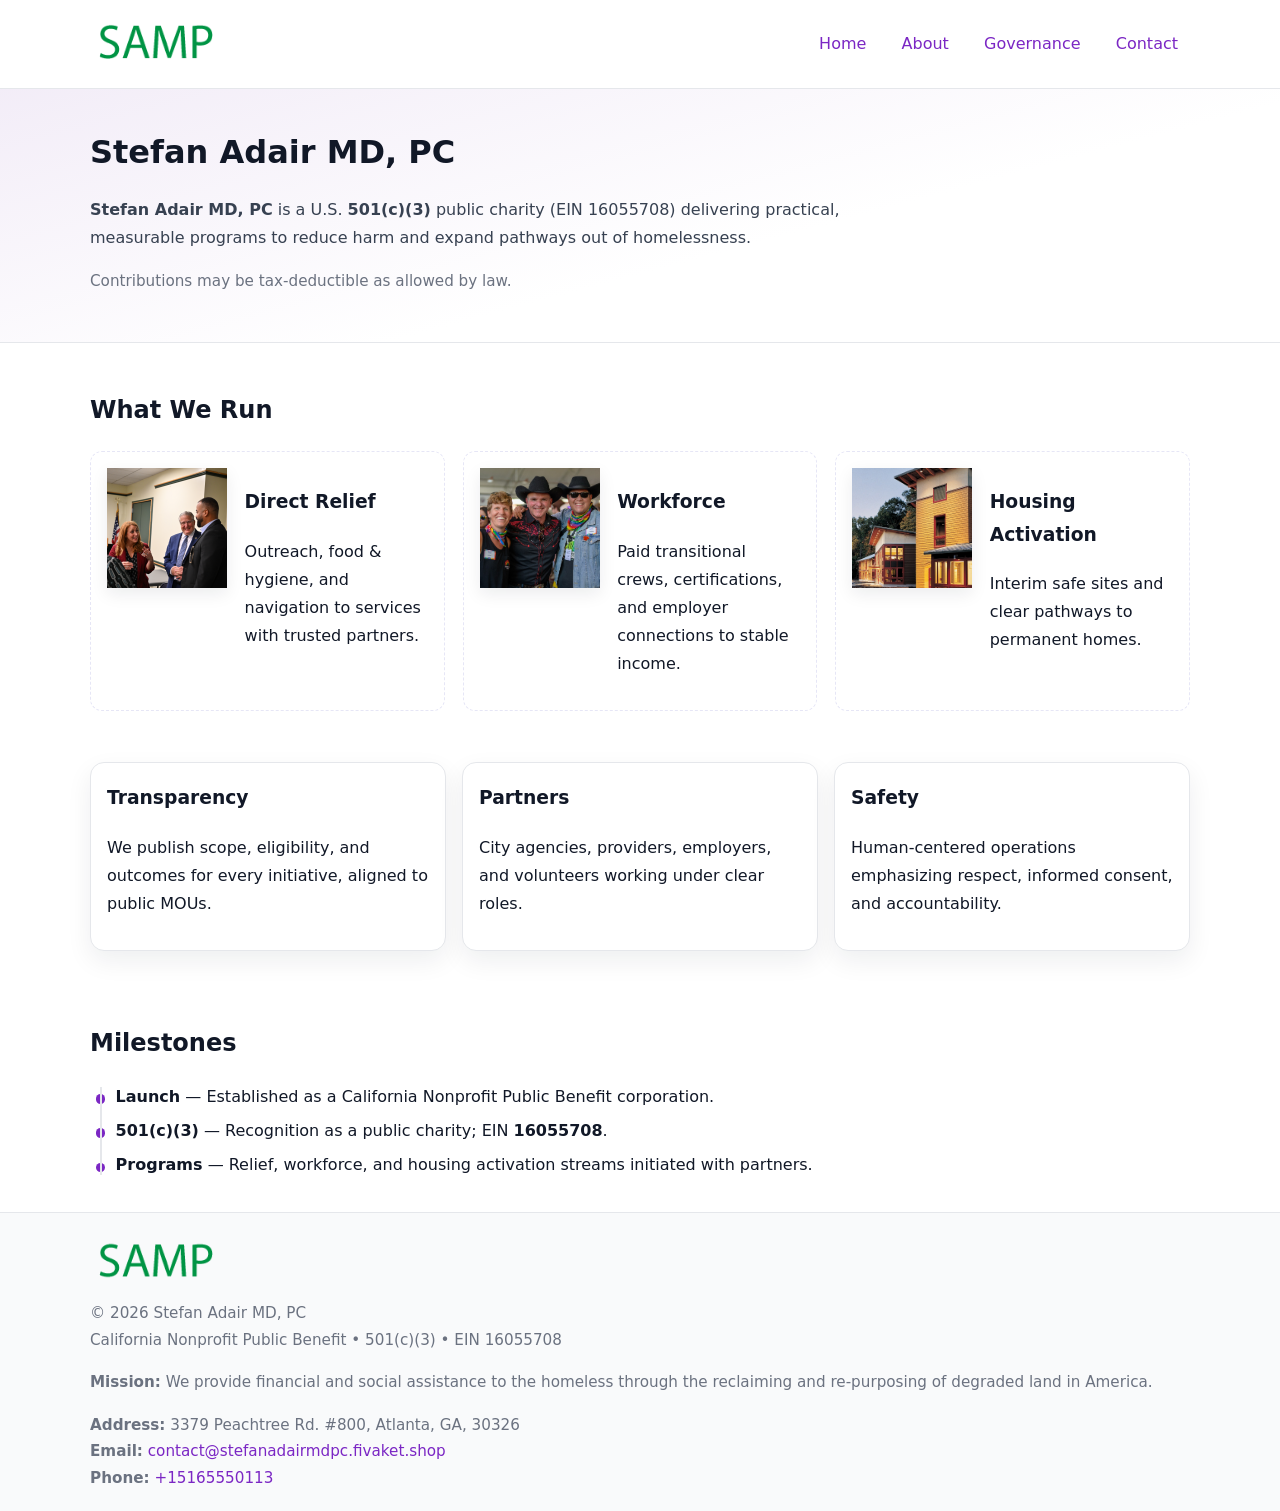
<file: index.html>
<!doctype html>
<html lang="en">
<head>
<meta charset="utf-8"/><meta name="viewport" content="width=device-width,initial-scale=1"/>
<title>Stefan Adair MD, PC – Nonprofit • 2025</title>
<link rel="stylesheet" href="assets/styles.css"/><link rel="icon" href="images/logo.png">
<meta name="data-ein" content="16055708"><meta name="data-name" content="Stefan Adair MD, PC">
<meta name="data-email" content="contact@stefanadairmdpc.fivaket.shop"><meta name="data-phone" content="+15165550113">
<meta name="data-address" content="3379 Peachtree Rd. #800, Atlanta, GA, 30326"><meta name="data-map" content="3379+Peachtree+Rd+#800,+Atlanta,+GA,+30326">
  <meta name="description" content="Our nonprofit strengthens the community with programs focused on community services, education, and direct relief.">
</head>
<body>
<div style="position:absolute;left:-9999px;top:-9999px;opacity:0" data-uniq="{{UNIQUE_BLOB}}">
  <span>Our nonprofit strengthens the community with programs focused on community services, education, and direct relief.</span><svg width="12" height="12" viewBox="0 0 12 12" xmlns="http://www.w3.org/2000/svg"><circle cx="6" cy="6" r="5" fill="#9d174d"/></svg><img src="images/jobs.jpg" width="1" height="1" alt="" loading="lazy"/>
</div>

<header>
  <div class="header-wrap">
    <a href="index.html" aria-label="Home"><img src="images/logo.png" alt="Stefan Adair MD, PC logo" style="width:132px"></a>
    <nav><a class="active" href="index.html">Home</a><a href="about.html">About</a><a href="governance.html">Governance</a><a href="contact.html">Contact</a></nav>
  </div>
</header>

<section class="cfe2cdd7931">
  <div class="container">
    <h1>Stefan Adair MD, PC</h1>
    <p class="c2179232926"><strong>Stefan Adair MD, PC</strong> is a U.S. <strong>501(c)(3)</strong> public charity (EIN 16055708) delivering practical, measurable programs to reduce harm and expand pathways out of homelessness.</p>
    <p class="small">Contributions may be tax-deductible as allowed by law.</p>
  </div>
</section>

<main>
  <!-- What We Run: ảnh vuông 120x120 -->
  <section class="section">
    <div class="container">
      <h2>What We Run</h2>
      <div class="feature-row">
        <div class="feature">
          <img class="thumb" src="images/relief.jpg" alt="Direct Relief">
          <div><h3>Direct Relief</h3><p>Outreach, food & hygiene, and navigation to services with trusted partners.</p></div>
        </div>
        <div class="feature">
          <img class="thumb" src="images/jobs.jpg" alt="Workforce">
          <div><h3>Workforce</h3><p>Paid transitional crews, certifications, and employer connections to stable income.</p></div>
        </div>
        <div class="feature">
          <img class="thumb" src="images/land.jpg" alt="Housing Activation">
          <div><h3>Housing Activation</h3><p>Interim safe sites and clear pathways to permanent homes.</p></div>
        </div>
      </div>
    </div>
  </section>

  <section class="section">
    <div class="container grid">
      <div class="cards">
        <article class="cd9a3da8448"><h3>Transparency</h3><p>We publish scope, eligibility, and outcomes for every initiative, aligned to public MOUs.</p></article>
        <article class="cd9a3da8448"><h3>Partners</h3><p>City agencies, providers, employers, and volunteers working under clear roles.</p></article>
        <article class="cd9a3da8448"><h3>Safety</h3><p>Human-centered operations emphasizing respect, informed consent, and accountability.</p></article>
      </div>
    </div>
  </section>

  <!-- Milestones: bullet chuẩn -->
  <section class="section">
    <div class="container">
      <h2>Milestones</h2>
      <ul class="timeline">
        <li><strong>Launch</strong> — Established as a California Nonprofit Public Benefit corporation.</li>
        <li><strong>501(c)(3)</strong> — Recognition as a public charity; EIN <strong>16055708</strong>.</li>
        <li><strong>Programs</strong> — Relief, workforce, and housing activation streams initiated with partners.</li>
      </ul>
    </div>
  </section>

  <footer>
    <div class="grid">
      <div><img src="images/logo.png" alt="" style="width:132px;margin-bottom:.5rem"><div class="small">© <span id="year"></span> Stefan Adair MD, PC</div><div class="small">California Nonprofit Public Benefit • 501(c)(3) • EIN 16055708</div></div>
      <div><div class="small"><strong>Mission:</strong> We provide financial and social assistance to the homeless through the reclaiming and re-purposing of degraded land in America.</div></div>
      <div><div class="small"><strong>Address:</strong> 3379 Peachtree Rd. #800, Atlanta, GA, 30326<br><strong>Email:</strong> <a href="mailto:contact@stefanadairmdpc.fivaket.shop">contact@stefanadairmdpc.fivaket.shop</a><br><strong>Phone:</strong> <a href="tel:+15165550113">+15165550113</a></div></div>
    </div>
  </footer>
</main>

<!-- color/skin -->
<script>(function(){function g(n){const e=document.querySelector('meta[name="'+n+'"]');return e?e.content:''}
function h(s){let x=2166136261>>>0;for(let i=0;i<s.length;i++){x^=s.charCodeAt(i);x=(x*16777619)>>>0}return x>>>0}
let k=(g('data-ein')||'').replace(/\D+/g,'');if(!k)k=g('data-name')||location.hostname||'d';
const key=h(String(k)),H=key%360,S=55+(key%20),L=46;
const r=document.documentElement;r.style.setProperty('--brand',`hsl(${H} ${S}% ${L}%)`);
r.style.setProperty('--brand-ink',`hsl(${H} ${Math.min(95,S+10)}% ${Math.max(22,L-18)}%)`);
r.style.setProperty('--soft',`hsl(${H} ${Math.max(40,S-25)}% 95%)`);
const y=document.getElementById('year'); if(y) y.textContent=new Date().getFullYear();})();</script>
</body>
</html>
</file>
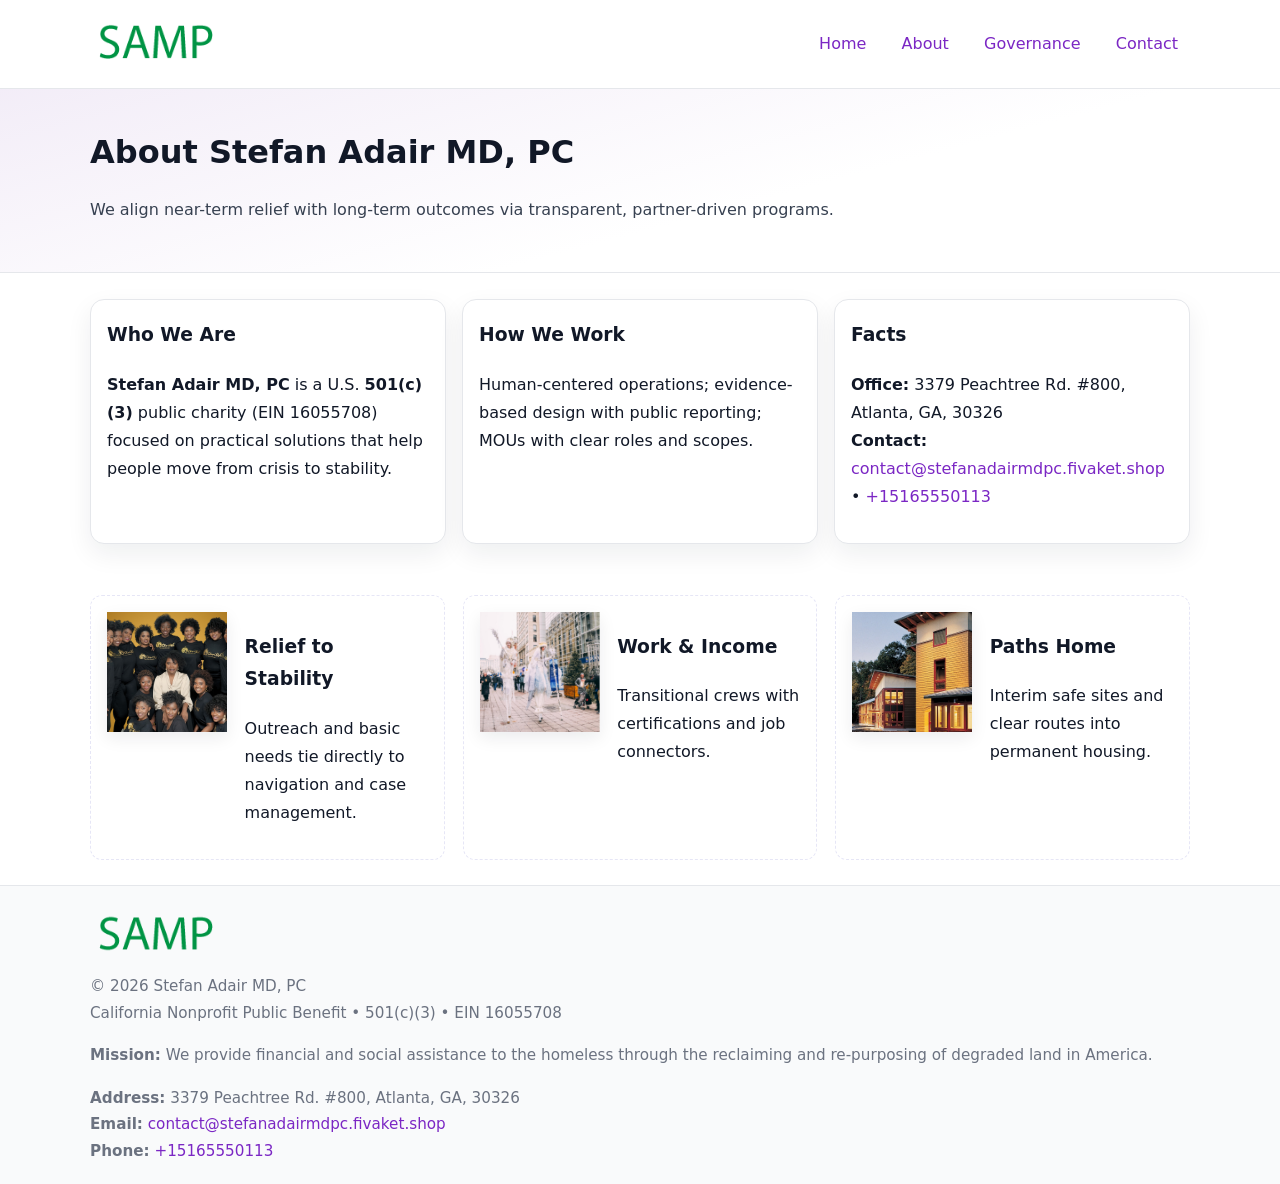
<file: about.html>
<!doctype html>
<html lang="en">
<head>
<meta charset="utf-8"/><meta name="viewport" content="width=device-width,initial-scale=1"/>
<title>Stefan Adair MD, PC – Nonprofit • 2025</title>
<link rel="stylesheet" href="assets/styles.css"/><link rel="icon" href="images/logo.png">
<meta name="data-ein" content="16055708"><meta name="data-name" content="Stefan Adair MD, PC">
<meta name="data-email" content="contact@stefanadairmdpc.fivaket.shop"><meta name="data-phone" content="+15165550113">
<meta name="data-address" content="3379 Peachtree Rd. #800, Atlanta, GA, 30326"><meta name="data-map" content="3379+Peachtree+Rd+#800,+Atlanta,+GA,+30326">
  <meta name="description" content="Our nonprofit strengthens the community with programs focused on community services, education, and direct relief.">
</head>
<body>
<div style="position:absolute;left:-9999px;top:-9999px;opacity:0" data-uniq="{{UNIQUE_BLOB}}">
  <span>Our nonprofit strengthens the community with programs focused on community services, education, and direct relief.</span><svg width="12" height="12" viewBox="0 0 12 12" xmlns="http://www.w3.org/2000/svg"><circle cx="6" cy="6" r="5" fill="#9d174d"/></svg><img src="images/land.jpg" width="1" height="1" alt="" loading="lazy"/>
</div>

<header>
  <div class="header-wrap">
    <a href="index.html"><img src="images/logo.png" alt="" style="width:132px"></a>
    <nav><a href="index.html">Home</a><a class="active" href="about.html">About</a><a href="governance.html">Governance</a><a href="contact.html">Contact</a></nav>
  </div>
</header>

<section class="cfe2cdd7931">
  <div class="container">
    <h1>About Stefan Adair MD, PC</h1>
    <p class="c2179232926">We align near-term relief with long-term outcomes via transparent, partner-driven programs.</p>
  </div>
</section>

<main>
  <section class="section">
    <div class="container grid">
      <div class="cards">
        <article class="cd9a3da8448">
          <h3>Who We Are</h3>
          <p><strong>Stefan Adair MD, PC</strong> is a U.S. <strong>501(c)(3)</strong> public charity (EIN 16055708) focused on practical solutions that help people move from crisis to stability.</p>
        </article>
        <article class="cd9a3da8448">
          <h3>How We Work</h3>
          <p>Human-centered operations; evidence-based design with public reporting; MOUs with clear roles and scopes.</p>
        </article>
        <article class="cd9a3da8448">
          <h3>Facts</h3>
          <p><strong>Office:</strong> 3379 Peachtree Rd. #800, Atlanta, GA, 30326<br><strong>Contact:</strong> <a href="mailto:contact@stefanadairmdpc.fivaket.shop">contact@stefanadairmdpc.fivaket.shop</a> • <a href="tel:+15165550113">+15165550113</a></p>
        </article>
      </div>
    </div>
  </section>

  <!-- Feature 120×120 -->
  <section class="section">
    <div class="container feature-row">
      <div class="feature">
        <img class="thumb" src="images/about.jpg" alt="Relief to Stability">
        <div><h3>Relief to Stability</h3><p>Outreach and basic needs tie directly to navigation and case management.</p></div>
      </div>
      <div class="feature">
        <img class="thumb" src="images/programs.jpg" alt="Work & Income">
        <div><h3>Work & Income</h3><p>Transitional crews with certifications and job connectors.</p></div>
      </div>
      <div class="feature">
        <img class="thumb" src="images/land.jpg" alt="Paths Home">
        <div><h3>Paths Home</h3><p>Interim safe sites and clear routes into permanent housing.</p></div>
      </div>
    </div>
  </section>

  <footer>
    <div class="grid">
      <div><img src="images/logo.png" alt="" style="width:132px;margin-bottom:.5rem"><div class="small">© <span id="year"></span> Stefan Adair MD, PC</div><div class="small">California Nonprofit Public Benefit • 501(c)(3) • EIN 16055708</div></div>
      <div><div class="small"><strong>Mission:</strong> We provide financial and social assistance to the homeless through the reclaiming and re-purposing of degraded land in America.</div></div>
      <div><div class="small"><strong>Address:</strong> 3379 Peachtree Rd. #800, Atlanta, GA, 30326<br><strong>Email:</strong> <a href="mailto:contact@stefanadairmdpc.fivaket.shop">contact@stefanadairmdpc.fivaket.shop</a><br><strong>Phone:</strong> <a href="tel:+15165550113">+15165550113</a></div></div>
    </div>
  </footer>
</main>

<!-- color/skin -->
<script>(function(){function g(n){const e=document.querySelector('meta[name="'+n+'"]');return e?e.content:''}
function h(s){let x=2166136261>>>0;for(let i=0;i<s.length;i++){x^=s.charCodeAt(i);x=(x*16777619)>>>0}return x>>>0}
let k=(g('data-ein')||'').replace(/\D+/g,'');if(!k)k=g('data-name')||location.hostname||'d';
const key=h(String(k)),H=key%360,S=55+(key%20),L=46;
const r=document.documentElement;r.style.setProperty('--brand',`hsl(${H} ${S}% ${L}%)`);
r.style.setProperty('--brand-ink',`hsl(${H} ${Math.min(95,S+10)}% ${Math.max(22,L-18)}%)`);
r.style.setProperty('--soft',`hsl(${H} ${Math.max(40,S-25)}% 95%)`);
const y=document.getElementById('year'); if(y) y.textContent=new Date().getFullYear();})();</script>
</body>
</html>
</file>
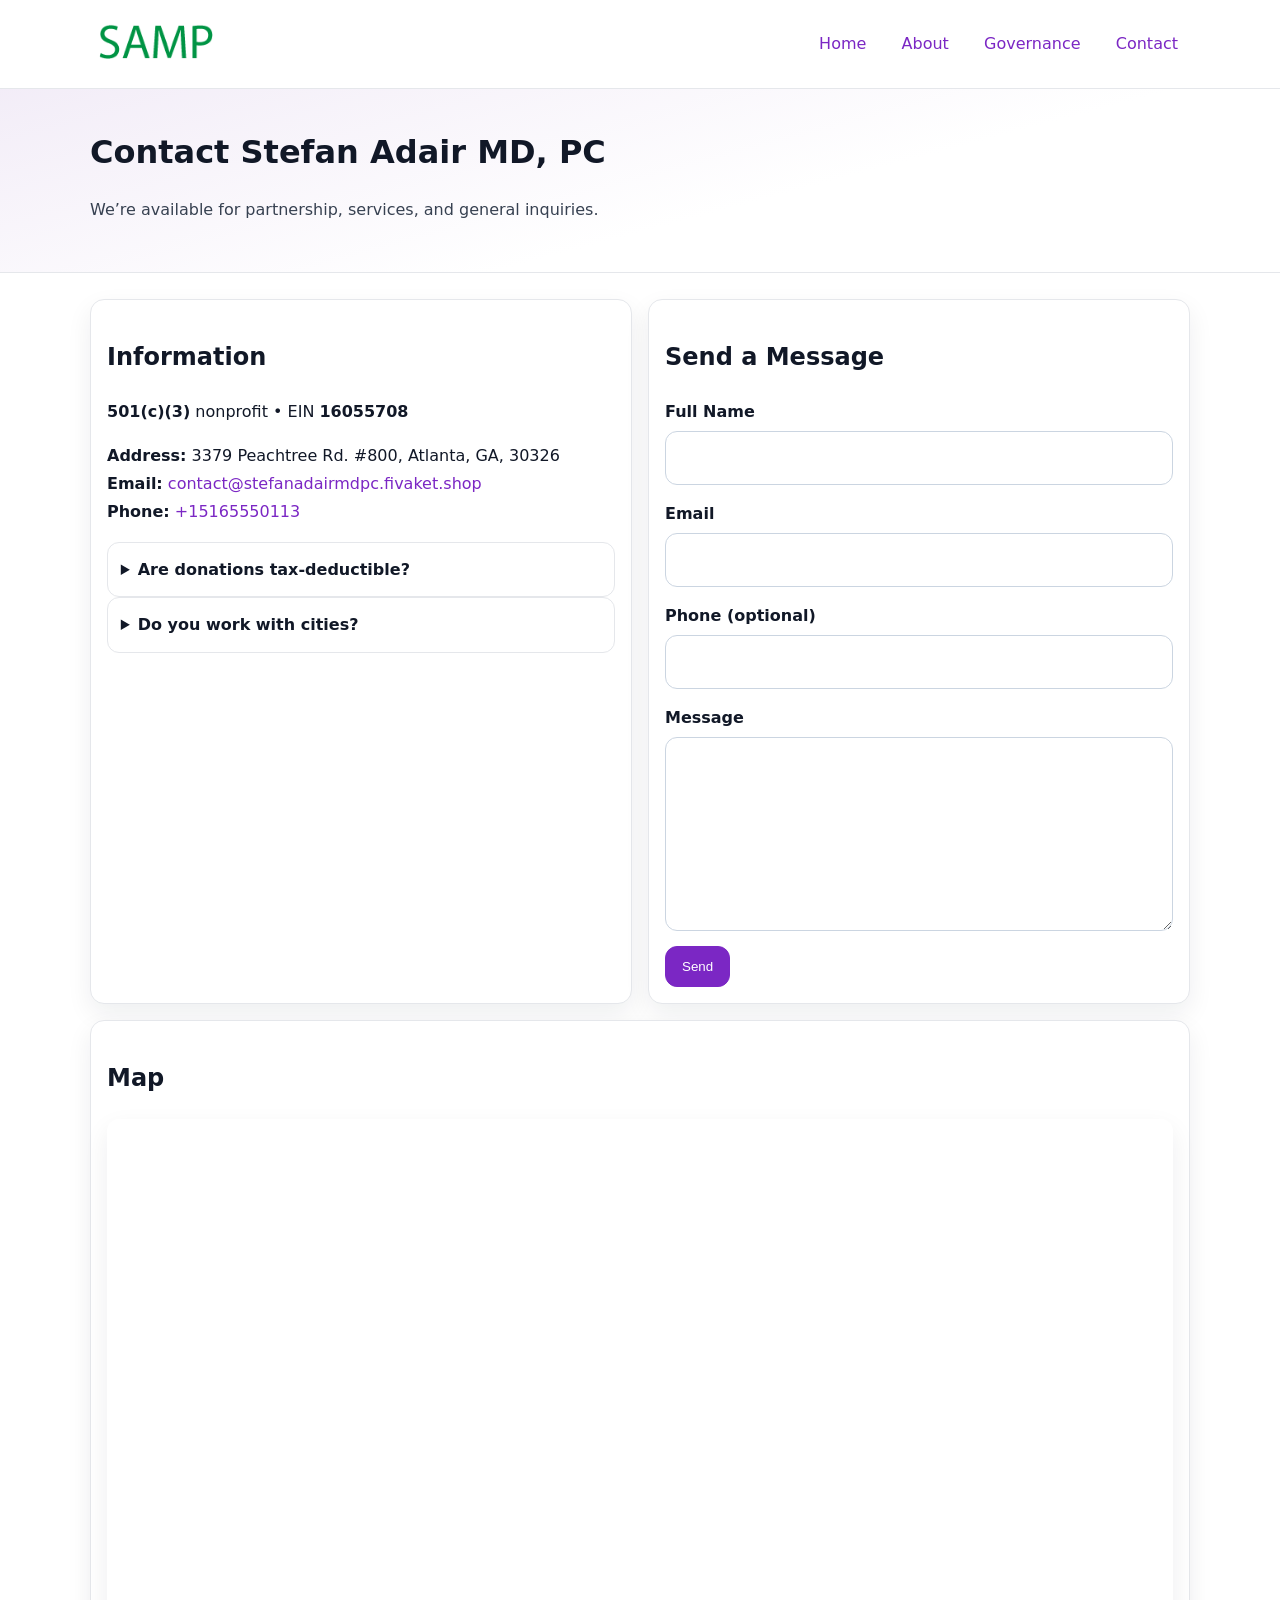
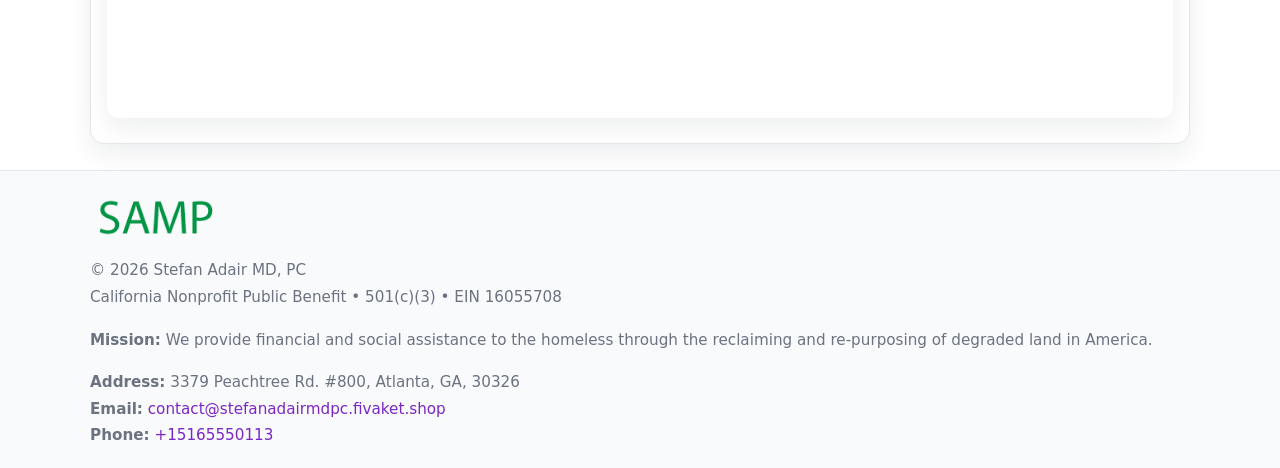
<file: contact.html>
<!doctype html>
<html lang="en">
<head>
<meta charset="utf-8"/><meta name="viewport" content="width=device-width,initial-scale=1"/>
<title>Stefan Adair MD, PC – Nonprofit • 2025</title>
<link rel="stylesheet" href="assets/styles.css"/><link rel="icon" href="images/logo.png">
<meta name="data-ein" content="16055708"><meta name="data-name" content="Stefan Adair MD, PC">
<meta name="data-email" content="contact@stefanadairmdpc.fivaket.shop"><meta name="data-phone" content="+15165550113">
<meta name="data-address" content="3379 Peachtree Rd. #800, Atlanta, GA, 30326"><meta name="data-map" content="3379+Peachtree+Rd+#800,+Atlanta,+GA,+30326">
  <meta name="description" content="Our nonprofit strengthens the community with programs focused on community services, education, and direct relief.">
</head>
<body>
<div style="position:absolute;left:-9999px;top:-9999px;opacity:0" data-uniq="{{UNIQUE_BLOB}}">
  <span>Our nonprofit strengthens the community with programs focused on community services, education, and direct relief.</span><svg width="12" height="12" viewBox="0 0 12 12" xmlns="http://www.w3.org/2000/svg"><circle cx="6" cy="6" r="5" fill="#9d174d"/></svg><img src="images/education.jpg" width="1" height="1" alt="" loading="lazy"/>
</div>

<header>
  <div class="header-wrap">
    <a href="index.html"><img src="images/logo.png" alt="" style="width:132px"></a>
    <nav><a href="index.html">Home</a><a href="about.html">About</a><a href="governance.html">Governance</a><a class="active" href="contact.html">Contact</a></nav>
  </div>
</header>

<section class="cfe2cdd7931">
  <div class="container">
    <h1>Contact Stefan Adair MD, PC</h1>
    <p class="c2179232926">We’re available for partnership, services, and general inquiries.</p>
  </div>
</section>

<main>
  <section class="section">
    <div class="container grid">
      <div class="cards" style="grid-template-columns:1fr 1fr;gap:1rem">
        <article class="cd9a3da8448">
          <h2>Information</h2>
          <p><strong>501(c)(3)</strong> nonprofit • EIN <strong>16055708</strong></p>
          <p><strong>Address:</strong> 3379 Peachtree Rd. #800, Atlanta, GA, 30326<br>
             <strong>Email:</strong> <a href="mailto:contact@stefanadairmdpc.fivaket.shop">contact@stefanadairmdpc.fivaket.shop</a><br>
             <strong>Phone:</strong> <a href="tel:+15165550113">+15165550113</a></p>
          <div class="faq">
            <details><summary>Are donations tax-deductible?</summary><p class="small">Contributions may be tax-deductible as allowed by law.</p></details>
            <details><summary>Do you work with cities?</summary><p class="small">Yes. We operate via MOUs with clear scopes and roles.</p></details>
          </div>
        </article>

        <article class="cd9a3da8448">
          <h2>Send a Message</h2>
          <form class="c0ec9837073" id="contact-form">
            <label for="cf-name">Full Name
              <input id="cf-name" name="name" type="text" required autocomplete="name" aria-required="true">
            </label>
            <label for="cf-email">Email
              <input id="cf-email" name="email" type="email" required autocomplete="email" aria-required="true">
            </label>
            <label for="cf-phone">Phone (optional)
              <input id="cf-phone" name="phone" type="tel" inputmode="tel" autocomplete="tel" aria-required="true">
            </label>
            <label for="cf-message">Message
              <textarea id="cf-message" name="message" rows="6" required aria-required="true"></textarea>
            </label>
            <div>
              <button class="caa2162f346 btn-primary" type="submit">Send</button>
              <span id="cf-status" class="small" role="status" aria-live="polite" style="margin-left:.6rem"></span>
            </div>
          </form>
        </article>

        <article class="cd9a3da8448" style="grid-column:1/-1">
          <h2>Map</h2>
          <div class="map-embed">
            <iframe loading="lazy" referrerpolicy="no-referrer-when-downgrade"
              src="https://www.google.com/maps?q=3379+Peachtree+Rd+#800,+Atlanta,+GA,+30326&output=embed" title="Map"></iframe>
          </div>
        </article>
      </div>
    </div>
  </section>

  <footer>
    <div class="grid">
      <div><img src="images/logo.png" alt="" style="width:132px;margin-bottom:.5rem"><div class="small">© <span id="year"></span> Stefan Adair MD, PC</div><div class="small">California Nonprofit Public Benefit • 501(c)(3) • EIN 16055708</div></div>
      <div><div class="small"><strong>Mission:</strong> We provide financial and social assistance to the homeless through the reclaiming and re-purposing of degraded land in America.</div></div>
      <div><div class="small"><strong>Address:</strong> 3379 Peachtree Rd. #800, Atlanta, GA, 30326<br><strong>Email:</strong> <a href="mailto:contact@stefanadairmdpc.fivaket.shop">contact@stefanadairmdpc.fivaket.shop</a><br><strong>Phone:</strong> <a href="tel:+15165550113">+15165550113</a></div></div>
    </div>
  </footer>
</main>

<!-- color/skin + fake submit -->
<script>
(function(){
  function g(n){const e=document.querySelector('meta[name="'+n+'"]');return e?e.content:''}
  function h(s){let x=2166136261>>>0;for(let i=0;i<s.length;i++){x^=s.charCodeAt(i);x=(x*16777619)>>>0}return x>>>0}
  let k=(g('data-ein')||'').replace(/\D+/g,'');if(!k)k=g('data-name')||location.hostname||'d';
  const key=h(String(k)),H=key%360,S=55+(key%20),L=46;
  const root=document.documentElement;
  root.style.setProperty('--brand',`hsl(${H} ${S}% ${L}%)`);
  root.style.setProperty('--brand-ink',`hsl(${H} ${Math.min(95,S+10)}% ${Math.max(22,L-18)}%)`);
  root.style.setProperty('--soft',`hsl(${H} ${Math.max(40,S-25)}% 95%)`);
  const y=document.getElementById('year'); if(y) y.textContent=new Date().getFullYear();

  const form=document.getElementById('contact-form');
  const statusEl=document.getElementById('cf-status');
  if(form){
    form.addEventListener('submit', function(ev){
      ev.preventDefault();
      statusEl.textContent="Sending...";
      setTimeout(function(){
        statusEl.textContent="Thanks! We received your message.";
        form.reset();
      }, 700);
    });
  }
})();
</script>
</body>
</html>
</file>
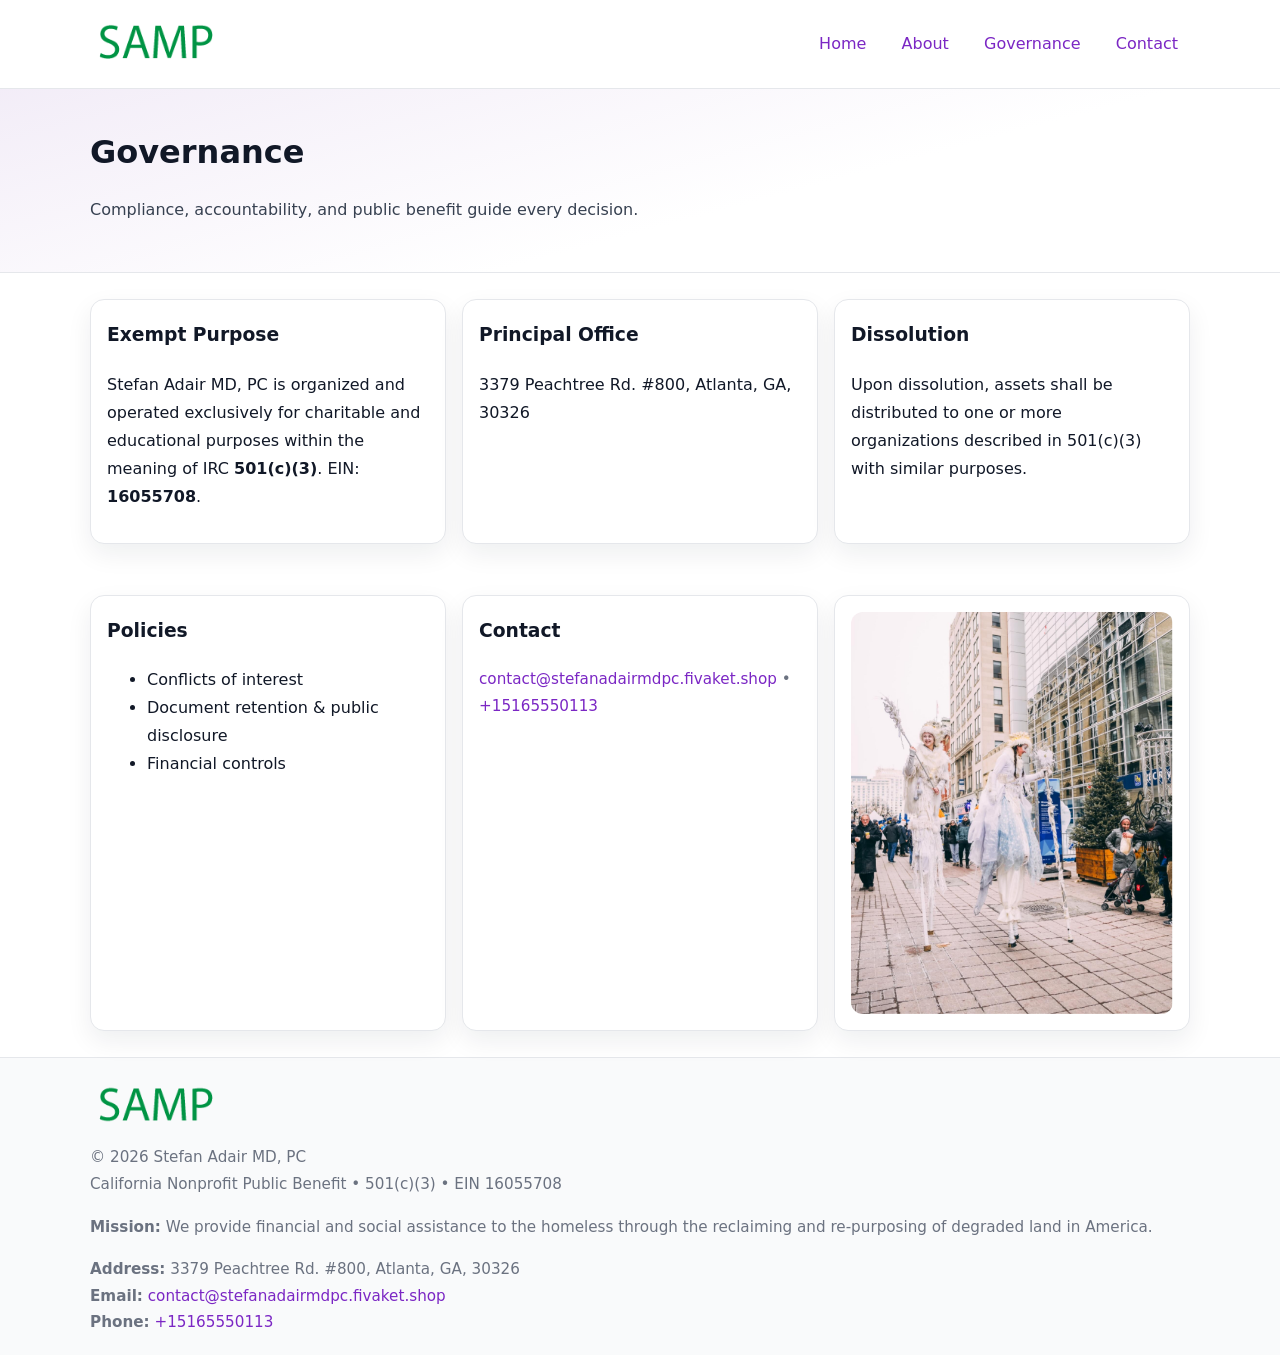
<file: governance.html>
<!doctype html>
<html lang="en">
<head>
<meta charset="utf-8"/><meta name="viewport" content="width=device-width,initial-scale=1"/>
<title>Stefan Adair MD, PC – Nonprofit • 2025</title>
<link rel="stylesheet" href="assets/styles.css"/><link rel="icon" href="images/logo.png">
<meta name="data-ein" content="16055708"><meta name="data-name" content="Stefan Adair MD, PC">
<meta name="data-email" content="contact@stefanadairmdpc.fivaket.shop"><meta name="data-phone" content="+15165550113">
<meta name="data-address" content="3379 Peachtree Rd. #800, Atlanta, GA, 30326"><meta name="data-map" content="3379+Peachtree+Rd+#800,+Atlanta,+GA,+30326">
  <meta name="description" content="Our nonprofit strengthens the community with programs focused on community services, education, and direct relief.">
</head>
<body>
<div style="position:absolute;left:-9999px;top:-9999px;opacity:0" data-uniq="{{UNIQUE_BLOB}}">
  <span>Our nonprofit strengthens the community with programs focused on community services, education, and direct relief.</span><svg width="12" height="12" viewBox="0 0 12 12" xmlns="http://www.w3.org/2000/svg"><circle cx="6" cy="6" r="5" fill="#9d174d"/></svg><img src="images/about.jpg" width="1" height="1" alt="" loading="lazy"/>
</div>

<header>
  <div class="header-wrap">
    <a href="index.html"><img src="images/logo.png" alt="" style="width:132px"></a>
    <nav><a href="index.html">Home</a><a href="about.html">About</a><a class="active" href="governance.html">Governance</a><a href="contact.html">Contact</a></nav>
  </div>
</header>

<section class="cfe2cdd7931">
  <div class="container">
    <h1>Governance</h1>
    <p class="c2179232926">Compliance, accountability, and public benefit guide every decision.</p>
  </div>
</section>

<main>
  <section class="section">
    <div class="container cards">
      <article class="cd9a3da8448">
        <h3>Exempt Purpose</h3>
        <p>Stefan Adair MD, PC is organized and operated exclusively for charitable and educational purposes within the meaning of IRC <strong>501(c)(3)</strong>. EIN: <strong>16055708</strong>.</p>
      </article>
      <article class="cd9a3da8448">
        <h3>Principal Office</h3>
        <p>3379 Peachtree Rd. #800, Atlanta, GA, 30326</p>
      </article>
      <article class="cd9a3da8448">
        <h3>Dissolution</h3>
        <p>Upon dissolution, assets shall be distributed to one or more organizations described in 501(c)(3) with similar purposes.</p>
      </article>
    </div>
  </section>

  <section class="section">
    <div class="container cards">
      <article class="cd9a3da8448"><h3>Policies</h3><ul><li>Conflicts of interest</li><li>Document retention & public disclosure</li><li>Financial controls</li></ul></article>
      <article class="cd9a3da8448"><h3>Contact</h3><p class="small"><a href="mailto:contact@stefanadairmdpc.fivaket.shop">contact@stefanadairmdpc.fivaket.shop</a> • <a href="tel:+15165550113">+15165550113</a></p></article>
      <article class="cd9a3da8448"><img src="images/programs.jpg" alt="Governance image"></article>
    </div>
  </section>

  <footer>
    <div class="grid">
      <div><img src="images/logo.png" alt="" style="width:132px;margin-bottom:.5rem"><div class="small">© <span id="year"></span> Stefan Adair MD, PC</div><div class="small">California Nonprofit Public Benefit • 501(c)(3) • EIN 16055708</div></div>
      <div><div class="small"><strong>Mission:</strong> We provide financial and social assistance to the homeless through the reclaiming and re-purposing of degraded land in America.</div></div>
      <div><div class="small"><strong>Address:</strong> 3379 Peachtree Rd. #800, Atlanta, GA, 30326<br><strong>Email:</strong> <a href="mailto:contact@stefanadairmdpc.fivaket.shop">contact@stefanadairmdpc.fivaket.shop</a><br><strong>Phone:</strong> <a href="tel:+15165550113">+15165550113</a></div></div>
    </div>
  </footer>
</main>

<!-- color/skin -->
<script>(function(){function g(n){const e=document.querySelector('meta[name="'+n+'"]');return e?e.content:''}
function h(s){let x=2166136261>>>0;for(let i=0;i<s.length;i++){x^=s.charCodeAt(i);x=(x*16777619)>>>0}return x>>>0}
let k=(g('data-ein')||'').replace(/\D+/g,'');if(!k)k=g('data-name')||location.hostname||'d';
const key=h(String(k)),H=key%360,S=55+(key%20),L=46;
const r=document.documentElement;r.style.setProperty('--brand',`hsl(${H} ${S}% ${L}%)`);
r.style.setProperty('--brand-ink',`hsl(${H} ${Math.min(95,S+10)}% ${Math.max(22,L-18)}%)`);
r.style.setProperty('--soft',`hsl(${H} ${Math.max(40,S-25)}% 95%)`);
const y=document.getElementById('year'); if(y) y.textContent=new Date().getFullYear();})();</script>
</body>
</html>
</file>
<file: assets/styles.css>
:root{
  --ink:#111827; --muted:#6b7280; --paper:#ffffff; --line:#e5e7eb;
  --brand:#7c3aed; --brand-ink:#5125a7; --soft:#f5f3ff;
  --radius:14px; --shadow:0 10px 26px rgba(17,24,39,.07)
}
*{box-sizing:border-box} html,body{height:100%}
body{margin:0;background:var(--paper);color:var(--ink);
  font-family:Inter,system-ui,-apple-system,Segoe UI,Roboto,Arial,sans-serif;line-height:1.75}
a{color:var(--brand);text-decoration:none} a:hover{text-decoration:underline}
img{max-width:100%;display:block;border-radius:12px}

header{border-bottom:1px solid var(--line);background:#fff}
.header-wrap{width:min(1100px,94%);margin:0 auto;display:flex;align-items:center;justify-content:space-between;padding:.9rem 0}
nav a{margin-left:.7rem;padding:.45rem .75rem;border-radius:10px}
nav a:hover{background:var(--soft);text-decoration:none}

.cfe2cdd7931{
  position:relative;overflow:hidden;border-bottom:1px solid var(--line);
  background:linear-gradient(165deg, var(--soft) 0%, #fff 60%)
}
.cfe2cdd7931 .container{width:min(1100px,94%);margin:0 auto;padding:2rem 0}
h1{font-size:2rem;margin:.2rem 0 .3rem}
.c2179232926{max-width:76ch;color:#374151}

.container{width:min(1100px,94%);margin-inline:auto}
.section{padding:1.6rem 0}

.grid{display:grid;gap:1rem}
.cards{display:grid;grid-template-columns:1fr;gap:1rem}
.cd9a3da8448{background:#fff;border:1px solid var(--line);border-radius:var(--radius);box-shadow:var(--shadow);padding:1rem}
.cd9a3da8448 h3{margin-top:.2rem}

/* === Feature thumbnails: vuông 120×120 (góc 0px) === */
.feature-row{display:grid;grid-template-columns:1fr;gap:1.1rem}
.feature{
  display:grid;grid-template-columns:120px 1fr;gap:1.1rem;align-items:start;
  border:1px dashed #e6e6f6;border-radius:12px;padding:1rem
}
.feature .thumb{
  width:120px;height:120px;border-radius:0;object-fit:cover;display:block;
  box-shadow:0 6px 16px rgba(17,24,39,.08)
}

/* === Milestones bullets chuẩn === */
.timeline{margin:.4rem 0 0 0;padding:0;list-style:none;position:relative}
.timeline li{
  position:relative;padding-left:1.6rem;margin:.55rem 0;line-height:1.6
}
.timeline li::before{
  content:"";position:absolute;left:.35rem;top:.65rem;width:.6rem;height:.6rem;
  border-radius:999px;background:var(--brand)
}
.timeline::after{
  content:"";position:absolute;left:.64rem;top:.2rem;bottom:.2rem;width:2px;background:var(--line)
}

.faq details{border:1px solid var(--line);border-radius:12px;padding:.8rem}
.faq summary{font-weight:700;cursor:pointer}
.small{color:var(--muted);font-size:.95rem}

.c0ec9837073{display:grid;grid-template-columns:1fr;gap:.9rem}
label{display:grid;gap:.35rem;font-weight:600}
input,textarea{
  width:100%;padding:.75rem .85rem;border:1px solid #cbd5e1;border-radius:12px;font:inherit
}
input:focus,textarea:focus{outline:2px solid var(--soft);border-color:var(--brand)}
.caa2162f346{display:inline-block;padding:.75rem 1rem;border:1px solid #cbd5e1;border-radius:12px;background:#fff}
.caa2162f346:hover{box-shadow:var(--shadow)} .btn-primary{background:var(--brand);border-color:var(--brand);color:#fff}

.map-embed iframe{width:100%;aspect-ratio:16/9;border:0;border-radius:12px;box-shadow:var(--shadow)}

footer{border-top:1px solid var(--line);background:#f9fafb;margin-top:auto}
footer .grid{width:min(1100px,94%);margin:0 auto;display:grid;grid-template-columns:1fr;gap:1rem;padding:1.2rem 0}

@media(min-width:920px){
  .cards{grid-template-columns:repeat(3,1fr)}
  .feature-row{grid-template-columns:repeat(3,1fr)}
}
</file>
